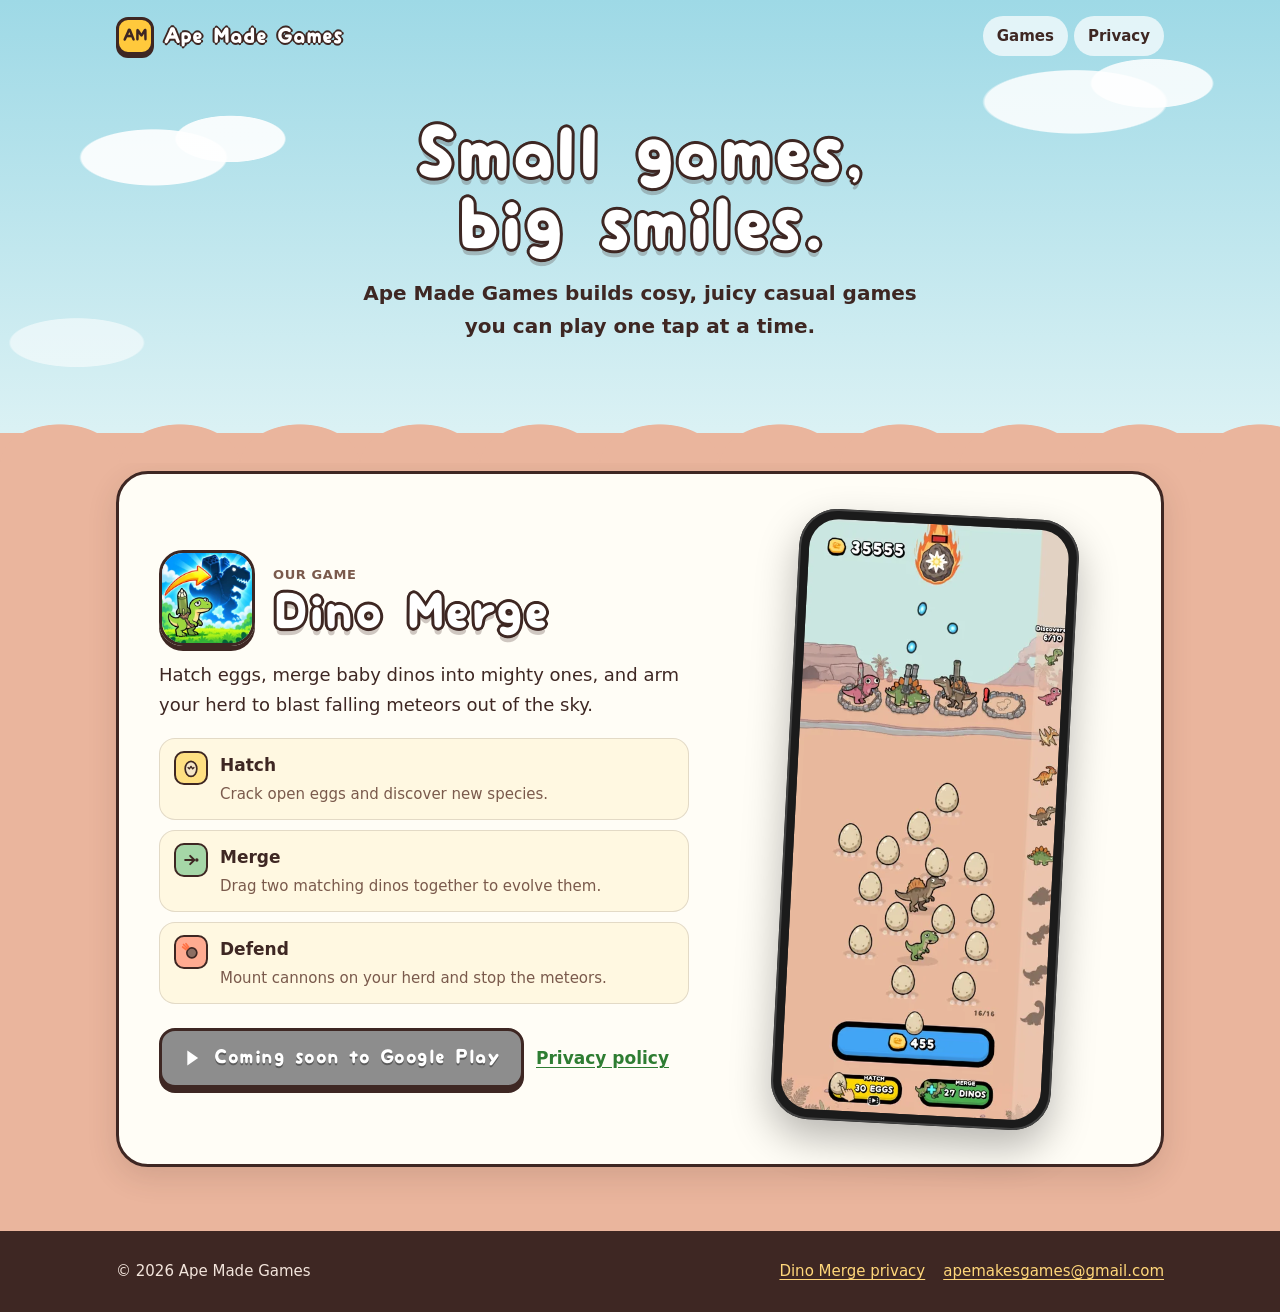
<file: index.html>
<!doctype html>
<html lang="en">
<head>
<meta charset="utf-8">
<meta name="viewport" content="width=device-width, initial-scale=1">
<title>Ape Made Games</title>
<meta name="description" content="Ape Made Games makes cosy, juicy casual games. Play Dino Merge: hatch eggs, merge dinosaurs and defend them from meteors.">
<meta property="og:title" content="Ape Made Games">
<meta property="og:description" content="Cosy, juicy casual games. Meet Dino Merge.">
<meta property="og:image" content="https://apemade.github.io/assets/dino-merge-icon.webp">
<link rel="icon" href="assets/favicon.png">
<link rel="apple-touch-icon" href="assets/apple-touch-icon.png">
<link rel="stylesheet" href="assets/site.css">
</head>
<body>

<header class="top">
  <div class="wrap">
    <a class="brand" href="./" aria-label="Ape Made Games home">
      <span class="brand-mark" aria-hidden="true">AM</span>
      <span class="brand-name">Ape Made Games</span>
    </a>
    <nav class="nav" aria-label="Main">
      <a href="#games">Games</a>
      <a href="dino-merge/privacy/">Privacy</a>
    </nav>
  </div>
</header>

<section class="sky">
  <div class="wrap hero">
    <h1 class="display">Small games,<br>big smiles.</h1>
    <p>Ape Made Games builds cosy, juicy casual games you can play one tap at a time.</p>
  </div>
</section>

<main class="feature" id="games">
  <div class="wrap">
    <article class="game">
      <div>
        <div class="game-head">
          <img class="game-icon" src="assets/dino-merge-icon.webp" width="96" height="96" alt="Dino Merge app icon">
          <div>
            <span class="tag">Our game</span>
            <h2 class="display">Dino Merge</h2>
          </div>
        </div>
        <p class="lede">Hatch eggs, merge baby dinos into mighty ones, and arm your herd to blast falling meteors out of the sky.</p>
        <ul class="pills">
          <li>
            <span class="dot" style="background:#ffe082" aria-hidden="true">
              <svg viewBox="0 0 24 24" width="20" height="20"><ellipse cx="12" cy="13" rx="7" ry="9" fill="#f5e6c8" stroke="#3e2723" stroke-width="2"/><path d="M8 11l2 2 2-3 2 3 2-2" fill="none" stroke="#3e2723" stroke-width="1.6" stroke-linejoin="round"/></svg>
            </span>
            <div><b>Hatch</b><span>Crack open eggs and discover new species.</span></div>
          </li>
          <li>
            <span class="dot" style="background:#a5d6a7" aria-hidden="true">
              <svg viewBox="0 0 24 24" width="20" height="20"><path d="M5 12h10M11 7l5 5-5 5" fill="none" stroke="#3e2723" stroke-width="2.4" stroke-linecap="round" stroke-linejoin="round"/><circle cx="19" cy="12" r="2" fill="#3e2723"/></svg>
            </span>
            <div><b>Merge</b><span>Drag two matching dinos together to evolve them.</span></div>
          </li>
          <li>
            <span class="dot" style="background:#ffab91" aria-hidden="true">
              <svg viewBox="0 0 24 24" width="20" height="20"><circle cx="13" cy="13" r="6" fill="#8d6e63" stroke="#3e2723" stroke-width="2"/><path d="M3 3l5 5M6 2l3 4M2 6l4 3" stroke="#ff7043" stroke-width="2" stroke-linecap="round"/></svg>
            </span>
            <div><b>Defend</b><span>Mount cannons on your herd and stop the meteors.</span></div>
          </li>
        </ul>
        <div class="cta-row">
          <span class="btn soon" aria-disabled="true">
            <svg viewBox="0 0 24 24" width="20" height="20" aria-hidden="true"><path d="M4 3l13 9-13 9z" fill="#fff"/></svg>
            Coming soon to Google Play
          </span>
          <a class="btn-link" href="dino-merge/privacy/">Privacy policy</a>
        </div>
      </div>
      <div class="phone">
        <img src="assets/dino-merge-screen.webp" width="420" height="916" loading="lazy"
             alt="Dino Merge gameplay: dinosaurs with cannons in nests, eggs on the sand, a meteor falling from the sky">
      </div>
    </article>
  </div>
</main>

<footer class="foot">
  <div class="wrap">
    <span>&copy; 2026 Ape Made Games</span>
    <span class="links">
      <a href="dino-merge/privacy/">Dino Merge privacy</a>
      <a href="mailto:apemakesgames@gmail.com">apemakesgames@gmail.com</a>
    </span>
  </div>
</footer>

</body>
</html>
</file>
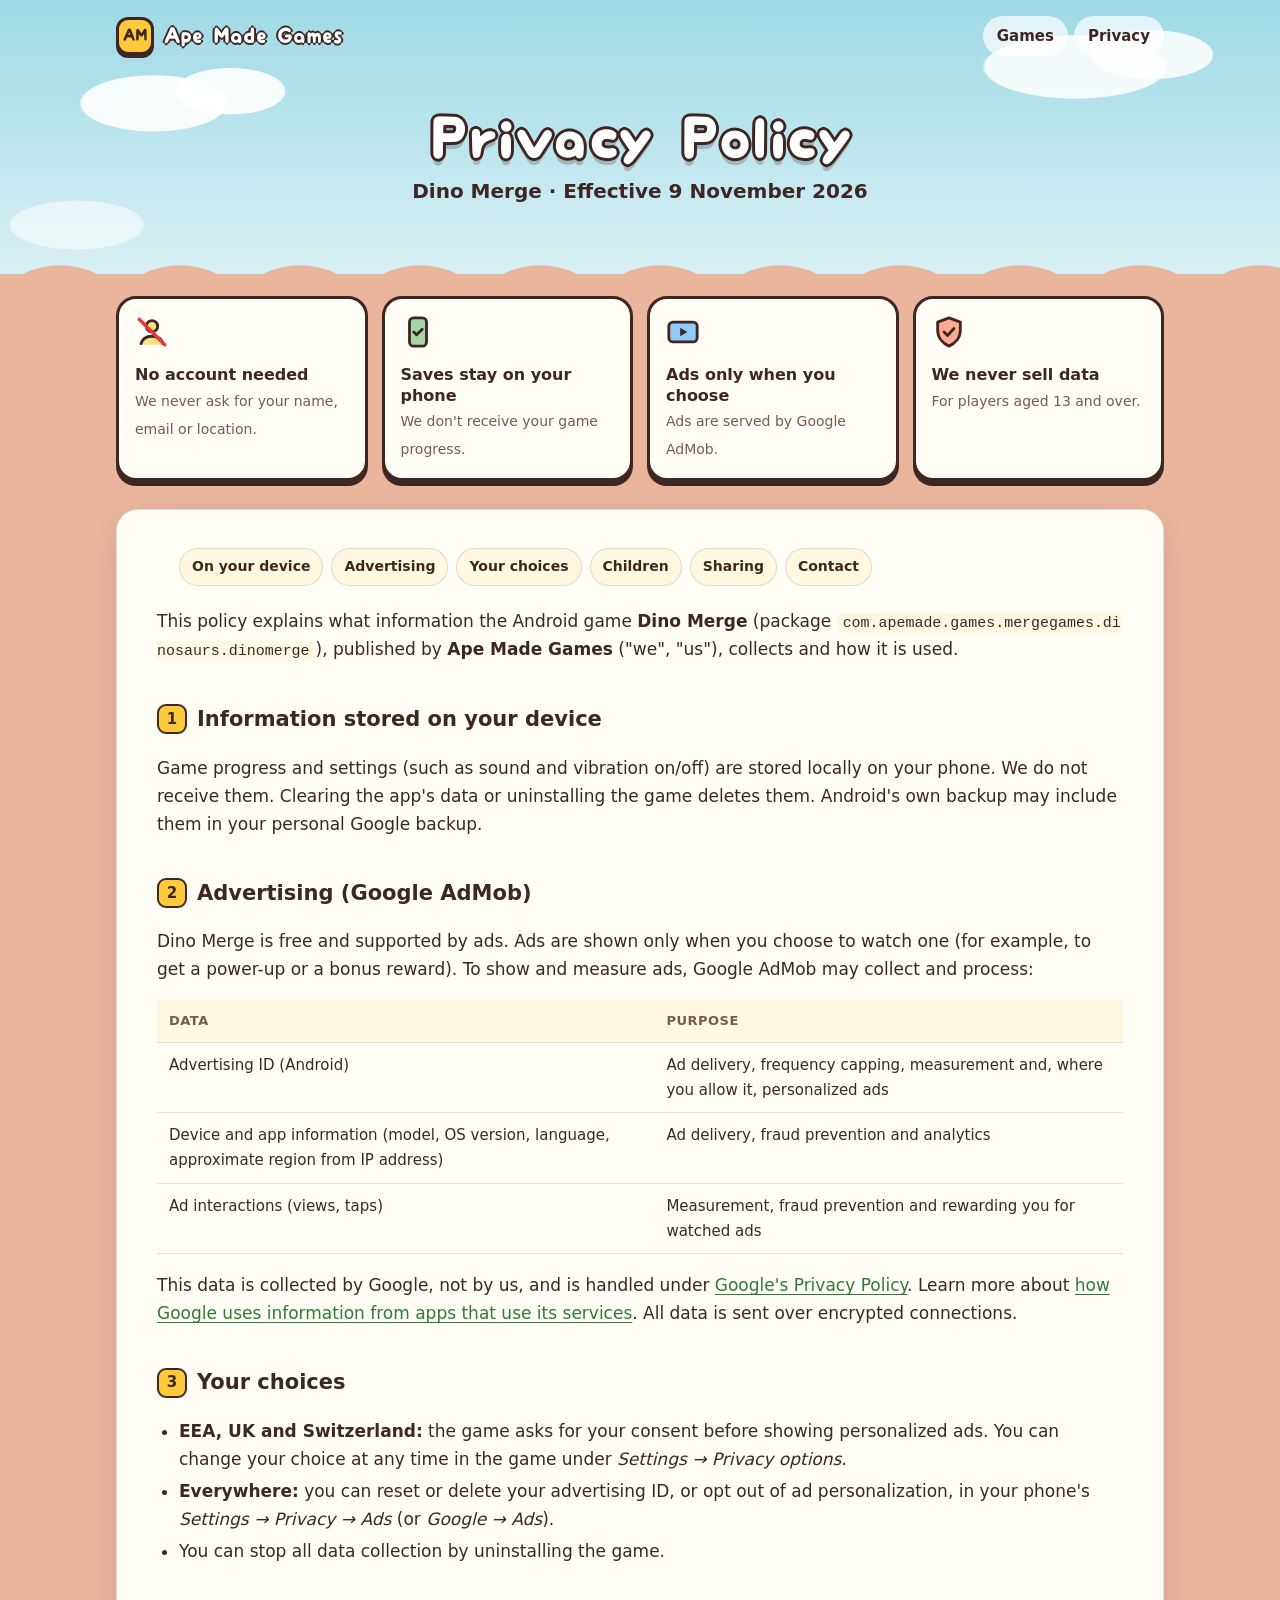
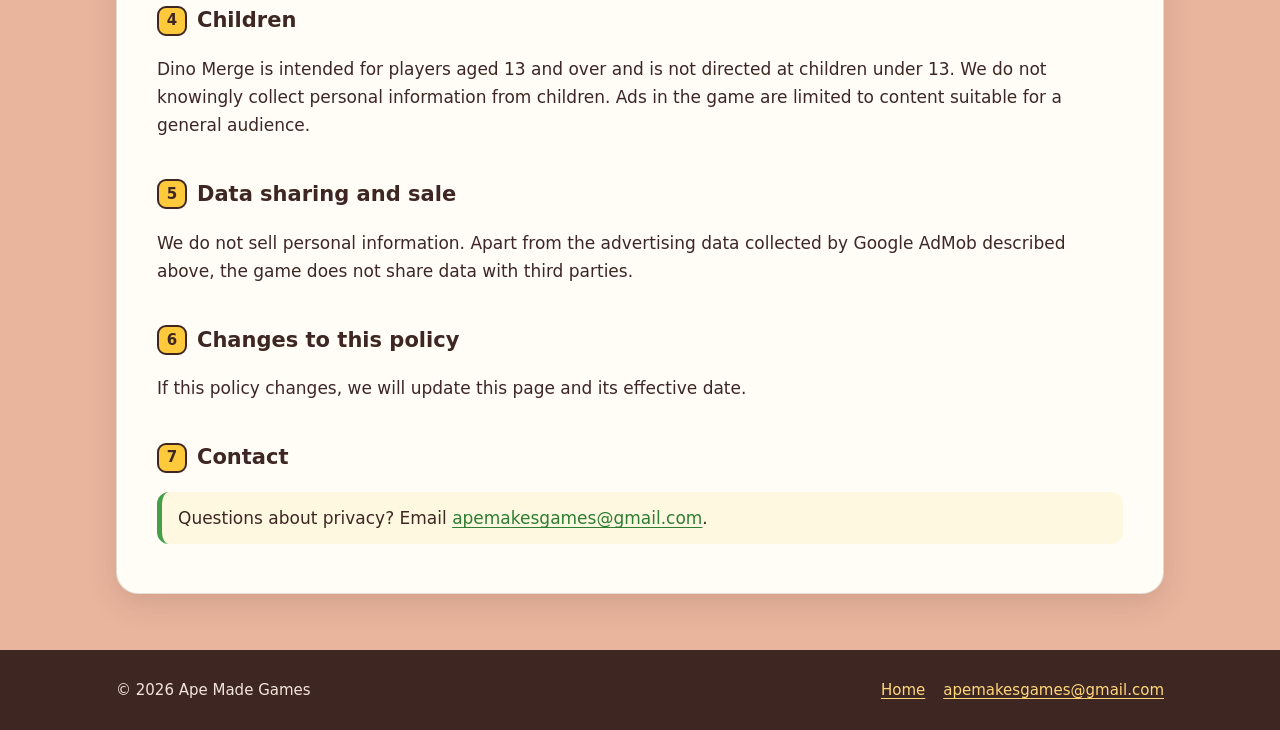
<file: dino-merge/privacy/index.html>
<!doctype html>
<html lang="en">
<head>
<meta charset="utf-8">
<meta name="viewport" content="width=device-width, initial-scale=1">
<title>Dino Merge – Privacy Policy</title>
<meta name="description" content="Privacy policy for the Dino Merge mobile game by Ape Made Games.">
<link rel="icon" href="../../assets/favicon.png">
<link rel="apple-touch-icon" href="../../assets/apple-touch-icon.png">
<link rel="stylesheet" href="../../assets/site.css">
</head>
<body>

<header class="top">
  <div class="wrap">
    <a class="brand" href="../../" aria-label="Ape Made Games home">
      <span class="brand-mark" aria-hidden="true">AM</span>
      <span class="brand-name">Ape Made Games</span>
    </a>
    <nav class="nav" aria-label="Main">
      <a href="../../#games">Games</a>
      <a href="./" aria-current="page">Privacy</a>
    </nav>
  </div>
</header>

<section class="sky page-hero">
  <div class="wrap hero">
    <h1 class="display">Privacy Policy</h1>
    <p class="sub">Dino Merge &middot; Effective 9 November 2026</p>
  </div>
</section>

<main class="wrap">
  <div class="glance" aria-label="At a glance">
    <div>
      <svg viewBox="0 0 24 24" aria-hidden="true"><circle cx="12" cy="8" r="4" fill="#ffe082" stroke="#3e2723" stroke-width="2"/><path d="M4 21c1-4.5 4.5-6 8-6s7 1.5 8 6" fill="#ffe082" stroke="#3e2723" stroke-width="2"/><path d="M3 3l18 18" stroke="#e53935" stroke-width="2.4" stroke-linecap="round"/></svg>
      <b>No account needed</b><span>We never ask for your name, email or location.</span>
    </div>
    <div>
      <svg viewBox="0 0 24 24" aria-hidden="true"><rect x="6" y="2" width="12" height="20" rx="3" fill="#a5d6a7" stroke="#3e2723" stroke-width="2"/><path d="M9 12l2 2 4-4" fill="none" stroke="#3e2723" stroke-width="2" stroke-linecap="round" stroke-linejoin="round"/></svg>
      <b>Saves stay on your phone</b><span>We don't receive your game progress.</span>
    </div>
    <div>
      <svg viewBox="0 0 24 24" aria-hidden="true"><rect x="2" y="5" width="20" height="14" rx="3" fill="#90caf9" stroke="#3e2723" stroke-width="2"/><path d="M10 9l5 3-5 3z" fill="#3e2723"/></svg>
      <b>Ads only when you choose</b><span>Ads are served by Google AdMob.</span>
    </div>
    <div>
      <svg viewBox="0 0 24 24" aria-hidden="true"><path d="M12 2l8 3v6c0 5-3.5 9-8 11-4.5-2-8-6-8-11V5z" fill="#ffab91" stroke="#3e2723" stroke-width="2" stroke-linejoin="round"/><path d="M8.5 12l2.5 2.5 4.5-5" fill="none" stroke="#3e2723" stroke-width="2" stroke-linecap="round" stroke-linejoin="round"/></svg>
      <b>We never sell data</b><span>For players aged 13 and over.</span>
    </div>
  </div>

  <article class="doc">
    <ul class="toc" aria-label="Contents">
      <li><a href="#device">On your device</a></li>
      <li><a href="#ads">Advertising</a></li>
      <li><a href="#choices">Your choices</a></li>
      <li><a href="#children">Children</a></li>
      <li><a href="#sharing">Sharing</a></li>
      <li><a href="#contact">Contact</a></li>
    </ul>

    <p>This policy explains what information the Android game <strong>Dino Merge</strong>
    (package <code>com.apemade.games.mergegames.dinosaurs.dinomerge</code>), published by
    <strong>Ape Made Games</strong> ("we", "us"), collects and how it is used.</p>

    <h2 id="device"><span class="n">1</span>Information stored on your device</h2>
    <p>Game progress and settings (such as sound and vibration on/off) are stored locally on your
    phone. We do not receive them. Clearing the app's data or uninstalling the game deletes them.
    Android's own backup may include them in your personal Google backup.</p>

    <h2 id="ads"><span class="n">2</span>Advertising (Google AdMob)</h2>
    <p>Dino Merge is free and supported by ads. Ads are shown only when you choose to watch one
    (for example, to get a power-up or a bonus reward). To show and measure ads, Google AdMob may
    collect and process:</p>
    <table class="table">
      <tr><th>Data</th><th>Purpose</th></tr>
      <tr><td>Advertising ID (Android)</td><td>Ad delivery, frequency capping, measurement and, where you allow it, personalized ads</td></tr>
      <tr><td>Device and app information (model, OS version, language, approximate region from IP address)</td><td>Ad delivery, fraud prevention and analytics</td></tr>
      <tr><td>Ad interactions (views, taps)</td><td>Measurement, fraud prevention and rewarding you for watched ads</td></tr>
    </table>
    <p>This data is collected by Google, not by us, and is handled under
    <a href="https://policies.google.com/privacy">Google's Privacy Policy</a>. Learn more about
    <a href="https://policies.google.com/technologies/partner-sites">how Google uses information from apps that use its services</a>.
    All data is sent over encrypted connections.</p>

    <h2 id="choices"><span class="n">3</span>Your choices</h2>
    <ul>
      <li><strong>EEA, UK and Switzerland:</strong> the game asks for your consent before showing
        personalized ads. You can change your choice at any time in the game under
        <em>Settings &rarr; Privacy options</em>.</li>
      <li><strong>Everywhere:</strong> you can reset or delete your advertising ID, or opt out of ad
        personalization, in your phone's <em>Settings &rarr; Privacy &rarr; Ads</em>
        (or <em>Google &rarr; Ads</em>).</li>
      <li>You can stop all data collection by uninstalling the game.</li>
    </ul>

    <h2 id="children"><span class="n">4</span>Children</h2>
    <p>Dino Merge is intended for players aged 13 and over and is not directed at children under 13.
    We do not knowingly collect personal information from children. Ads in the game are limited to
    content suitable for a general audience.</p>

    <h2 id="sharing"><span class="n">5</span>Data sharing and sale</h2>
    <p>We do not sell personal information. Apart from the advertising data collected by Google AdMob
    described above, the game does not share data with third parties.</p>

    <h2 id="changes"><span class="n">6</span>Changes to this policy</h2>
    <p>If this policy changes, we will update this page and its effective date.</p>

    <h2 id="contact"><span class="n">7</span>Contact</h2>
    <p class="note">Questions about privacy? Email
    <a href="mailto:apemakesgames@gmail.com">apemakesgames@gmail.com</a>.</p>
  </article>
</main>

<footer class="foot">
  <div class="wrap">
    <span>&copy; 2026 Ape Made Games</span>
    <span class="links">
      <a href="../../">Home</a>
      <a href="mailto:apemakesgames@gmail.com">apemakesgames@gmail.com</a>
    </span>
  </div>
</footer>

</body>
</html>
</file>
<file: assets/site.css>
@font-face {
  font-family: "Waku";
  src: url("mini-wakuwaku.woff2") format("woff2");
  font-display: swap;
}

:root {
  --sky-top: #9ed9e6;
  --sky-bottom: #dff3f5;
  --sand: #eab59d;
  --sand-deep: #d99a7e;
  --cream: #fff8e1;
  --card: #fffdf6;
  --ink: #3e2723;
  --muted: #7a5a4c;
  --line: rgba(62, 39, 35, .14);
  --green: #43a047;
  --green-deep: #2e7d32;
  --yellow: #ffc93c;
  --blue: #2f80ed;
  --shadow: 0 10px 30px rgba(62, 39, 35, .14);
  --radius: 22px;
}
@media (prefers-color-scheme: dark) {
  :root {
    --sky-top: #142235;
    --sky-bottom: #26384f;
    --sand: #5a3d31;
    --sand-deep: #48302626;
    --cream: #2b211d;
    --card: #2f2521;
    --ink: #f6ece6;
    --muted: #cdb3a6;
    --line: rgba(255, 255, 255, .12);
    --green: #6cc070;
    --green-deep: #4ea252;
    --shadow: 0 10px 30px rgba(0, 0, 0, .35);
  }
}

* { box-sizing: border-box; }
html { scroll-behavior: smooth; }
body {
  margin: 0;
  background: var(--sand);
  color: var(--ink);
  font: 17px/1.65 system-ui, -apple-system, "Segoe UI", Roboto, sans-serif;
  -webkit-font-smoothing: antialiased;
  min-height: 100vh; display: flex; flex-direction: column;
}
.foot { margin-top: auto; }
a { color: var(--green-deep); text-underline-offset: 3px; }
@media (prefers-color-scheme: dark) { a { color: var(--green); } }
img { max-width: 100%; display: block; }

.wrap { max-width: 1080px; margin: 0 auto; padding: 0 16px; }

/* Display type in the game's font, with the game's chunky outline. */
.display {
  font-family: "Waku", system-ui, sans-serif;
  font-weight: 400;
  letter-spacing: .5px;
  color: #fff;
  -webkit-text-stroke: 0;
  text-shadow:
    0 3px 0 #3e2723, 2px 2px 0 #3e2723, -2px 2px 0 #3e2723,
    2px -2px 0 #3e2723, -2px -2px 0 #3e2723, 3px 0 0 #3e2723, -3px 0 0 #3e2723, 0 -3px 0 #3e2723,
    0 7px 0 rgba(62, 39, 35, .25);
}

/* ---------- Header ---------- */
.top {
  position: absolute; inset: 0 0 auto 0; z-index: 5;
}
.top .wrap { display: flex; align-items: center; justify-content: space-between; height: 72px; gap: 12px; }
.brand { display: flex; align-items: center; gap: 10px; text-decoration: none; }
.brand-mark {
  width: 38px; height: 38px; border-radius: 12px; background: var(--yellow);
  border: 3px solid #3e2723; display: grid; place-items: center;
  font-family: "Waku", system-ui; font-size: 15px; color: #3e2723; box-shadow: 0 3px 0 #3e2723;
}
.brand-name { font-family: "Waku", system-ui; font-size: 20px; color: #fff; text-shadow: 0 2px 0 #3e2723, 2px 0 0 #3e2723, -2px 0 0 #3e2723, 0 -2px 0 #3e2723; }
.nav { display: flex; gap: 6px; }
.nav a {
  text-decoration: none; color: #3e2723; font-weight: 700; font-size: 15px;
  padding: 8px 14px; border-radius: 999px; background: rgba(255, 255, 255, .7);
}
.nav a:hover { background: #fff; }

/* ---------- Sky hero ---------- */
.sky {
  position: relative; overflow: hidden;
  background:
    radial-gradient(120px 46px at 12% 34%, rgba(255,255,255,.9) 60%, transparent 62%),
    radial-gradient(90px 38px at 18% 30%, rgba(255,255,255,.9) 60%, transparent 62%),
    radial-gradient(150px 52px at 84% 22%, rgba(255,255,255,.85) 60%, transparent 62%),
    radial-gradient(100px 40px at 90% 18%, rgba(255,255,255,.85) 60%, transparent 62%),
    radial-gradient(110px 40px at 6% 74%, rgba(255,255,255,.55) 60%, transparent 62%),
    linear-gradient(var(--sky-top), var(--sky-bottom));
  padding: 120px 0 120px;
}
@media (prefers-color-scheme: dark) {
  .sky {
    background:
      radial-gradient(2px 2px at 14% 22%, #fff 99%, transparent), radial-gradient(2px 2px at 32% 12%, #fff 99%, transparent),
      radial-gradient(1.5px 1.5px at 58% 30%, #fff 99%, transparent), radial-gradient(2px 2px at 76% 16%, #fff 99%, transparent),
      radial-gradient(1.5px 1.5px at 88% 40%, #fff 99%, transparent), radial-gradient(1.5px 1.5px at 46% 46%, #fff 99%, transparent),
      linear-gradient(var(--sky-top), var(--sky-bottom));
  }
}
.sky::after { /* wavy sand horizon */
  content: ""; position: absolute; left: 0; right: 0; bottom: -1px; height: 64px;
  background: var(--sand);
  -webkit-mask: radial-gradient(60px 40px at 50% 100%, #000 98%, transparent) 0 0 / 120px 64px repeat-x;
          mask: radial-gradient(60px 40px at 50% 100%, #000 98%, transparent) 0 0 / 120px 64px repeat-x;
  box-shadow: 0 30px 0 var(--sand);
}
.sky::before { content: ""; position: absolute; left: 0; right: 0; bottom: 0; height: 30px; background: var(--sand); }
.hero { position: relative; z-index: 2; text-align: center; }
.hero h1 { font-size: clamp(38px, 7vw, 68px); line-height: 1.05; margin: 0 0 14px; }
.hero p { font-size: clamp(17px, 2.4vw, 20px); color: #3e2723; max-width: 560px; margin: 0 auto; font-weight: 600; }
@media (prefers-color-scheme: dark) { .hero p { color: #f6ece6; } }

/* ---------- Game feature ---------- */
.feature { padding: 8px 0 64px; }
.game {
  display: grid; grid-template-columns: 1.15fr .85fr; gap: 40px; align-items: center;
  background: var(--card); border-radius: 32px; padding: 40px; box-shadow: var(--shadow);
  border: 3px solid #3e2723;
}
.game-head { display: flex; align-items: center; gap: 18px; margin-bottom: 14px; }
.game-icon { width: 96px; height: 96px; border-radius: 24px; border: 3px solid #3e2723; box-shadow: 0 5px 0 #3e2723; }
.game h2 { font-size: clamp(32px, 5vw, 46px); margin: 0; line-height: 1.1; }
.tag { display: inline-block; font-size: 13px; font-weight: 800; letter-spacing: .6px; text-transform: uppercase; color: var(--muted); }
.game p.lede { font-size: 18px; margin: 6px 0 18px; }
.pills { list-style: none; padding: 0; margin: 0 0 24px; display: grid; gap: 10px; }
.pills li { display: flex; gap: 12px; align-items: flex-start; background: var(--cream); border-radius: 16px; padding: 12px 14px; border: 1px solid var(--line); }
.pills .dot { flex: none; width: 34px; height: 34px; border-radius: 10px; display: grid; place-items: center; border: 2px solid #3e2723; }
.pills b { display: block; }
.pills span { color: var(--muted); font-size: 15px; }
.cta-row { display: flex; flex-wrap: wrap; gap: 12px; align-items: center; }
.btn {
  display: inline-flex; align-items: center; gap: 10px; text-decoration: none;
  font-family: "Waku", system-ui; font-size: 18px; color: #fff; letter-spacing: .5px;
  padding: 12px 22px; border-radius: 16px; background: var(--green); border: 3px solid #3e2723;
  box-shadow: 0 5px 0 #3e2723; text-shadow: 0 2px 0 rgba(0,0,0,.35);
}
.btn.soon { background: #8d8d8d; cursor: default; }
.btn-link { font-weight: 700; }

.phone {
  justify-self: center; width: min(280px, 100%); aspect-ratio: 420 / 916;
  border-radius: 38px; padding: 10px; background: #1b1b1b; box-shadow: 0 18px 40px rgba(0,0,0,.28), inset 0 0 0 2px #444;
  transform: rotate(3deg);
}
.phone img { width: 100%; height: 100%; object-fit: cover; border-radius: 30px; }

/* ---------- Content pages ---------- */
.page-hero { padding: 112px 0 96px; }
.page-hero h1 { font-size: clamp(34px, 6vw, 54px); margin: 0 0 6px; }
.page-hero .sub { font-weight: 700; color: #3e2723; margin: 0 auto; }
@media (prefers-color-scheme: dark) { .page-hero .sub { color: #f6ece6; } }

.glance { display: grid; grid-template-columns: repeat(4, 1fr); gap: 14px; margin: -8px 0 28px; position: relative; z-index: 3; }
.glance div {
  background: var(--card); border: 3px solid #3e2723; border-radius: 20px; padding: 16px; box-shadow: 0 5px 0 #3e2723;
}
.glance svg { width: 34px; height: 34px; margin-bottom: 8px; }
.glance b { display: block; font-size: 16px; line-height: 1.3; }
.glance span { font-size: 14px; color: var(--muted); }

.doc {
  background: var(--card); border-radius: var(--radius); padding: 8px 40px 32px; box-shadow: var(--shadow);
  margin-bottom: 56px; border: 1px solid var(--line);
}
.doc h2 {
  font-size: 21px; margin: 34px 0 8px; padding-top: 4px; scroll-margin-top: 20px;
  display: flex; align-items: center; gap: 10px;
}
.doc h2 .n {
  flex: none; width: 30px; height: 30px; border-radius: 9px; display: grid; place-items: center;
  background: var(--yellow); color: #3e2723; font-size: 15px; border: 2px solid #3e2723;
}
.doc ul { padding-left: 22px; }
.doc li { margin: 4px 0; }
.toc { display: flex; flex-wrap: wrap; gap: 8px; margin: 26px 0 6px; padding: 0; list-style: none; }
.toc a { display: inline-block; text-decoration: none; font-size: 14px; font-weight: 700; color: var(--ink); background: var(--cream); border: 1px solid var(--line); padding: 6px 12px; border-radius: 999px; }
.table { width: 100%; border-collapse: collapse; font-size: 15px; margin: 8px 0 12px; }
.table th, .table td { text-align: left; padding: 10px 12px; border-bottom: 1px solid var(--line); vertical-align: top; }
.table th { background: var(--cream); font-size: 13px; text-transform: uppercase; letter-spacing: .5px; color: var(--muted); }
.note { background: var(--cream); border-left: 5px solid var(--green); border-radius: 12px; padding: 12px 16px; }
code { font-size: .88em; background: var(--cream); padding: 2px 6px; border-radius: 6px; word-break: break-all; }

/* ---------- Footer ---------- */
.foot { background: #3e2723; color: #f3e5dc; padding: 28px 0; }
.foot .wrap { display: flex; flex-wrap: wrap; gap: 10px 24px; align-items: center; justify-content: space-between; font-size: 15px; }
.foot a { color: #ffd77a; }
.foot .links { display: flex; gap: 18px; flex-wrap: wrap; }

/* ---------- Small screens ---------- */
@media (max-width: 820px) {
  .game { grid-template-columns: 1fr; padding: 24px; gap: 28px; border-radius: 26px; }
  .phone { width: min(240px, 80%); transform: none; }
  .glance { grid-template-columns: 1fr 1fr; }
  .doc { padding: 4px 20px 24px; }
}
@media (max-width: 520px) {
  .brand-name { display: none; }
  .game-icon { width: 72px; height: 72px; border-radius: 18px; }
  .glance { grid-template-columns: 1fr; }
  .table th:nth-child(2), .table td:nth-child(2) { min-width: 140px; }
}
@media (prefers-reduced-motion: reduce) { html { scroll-behavior: auto; } }
</file>
